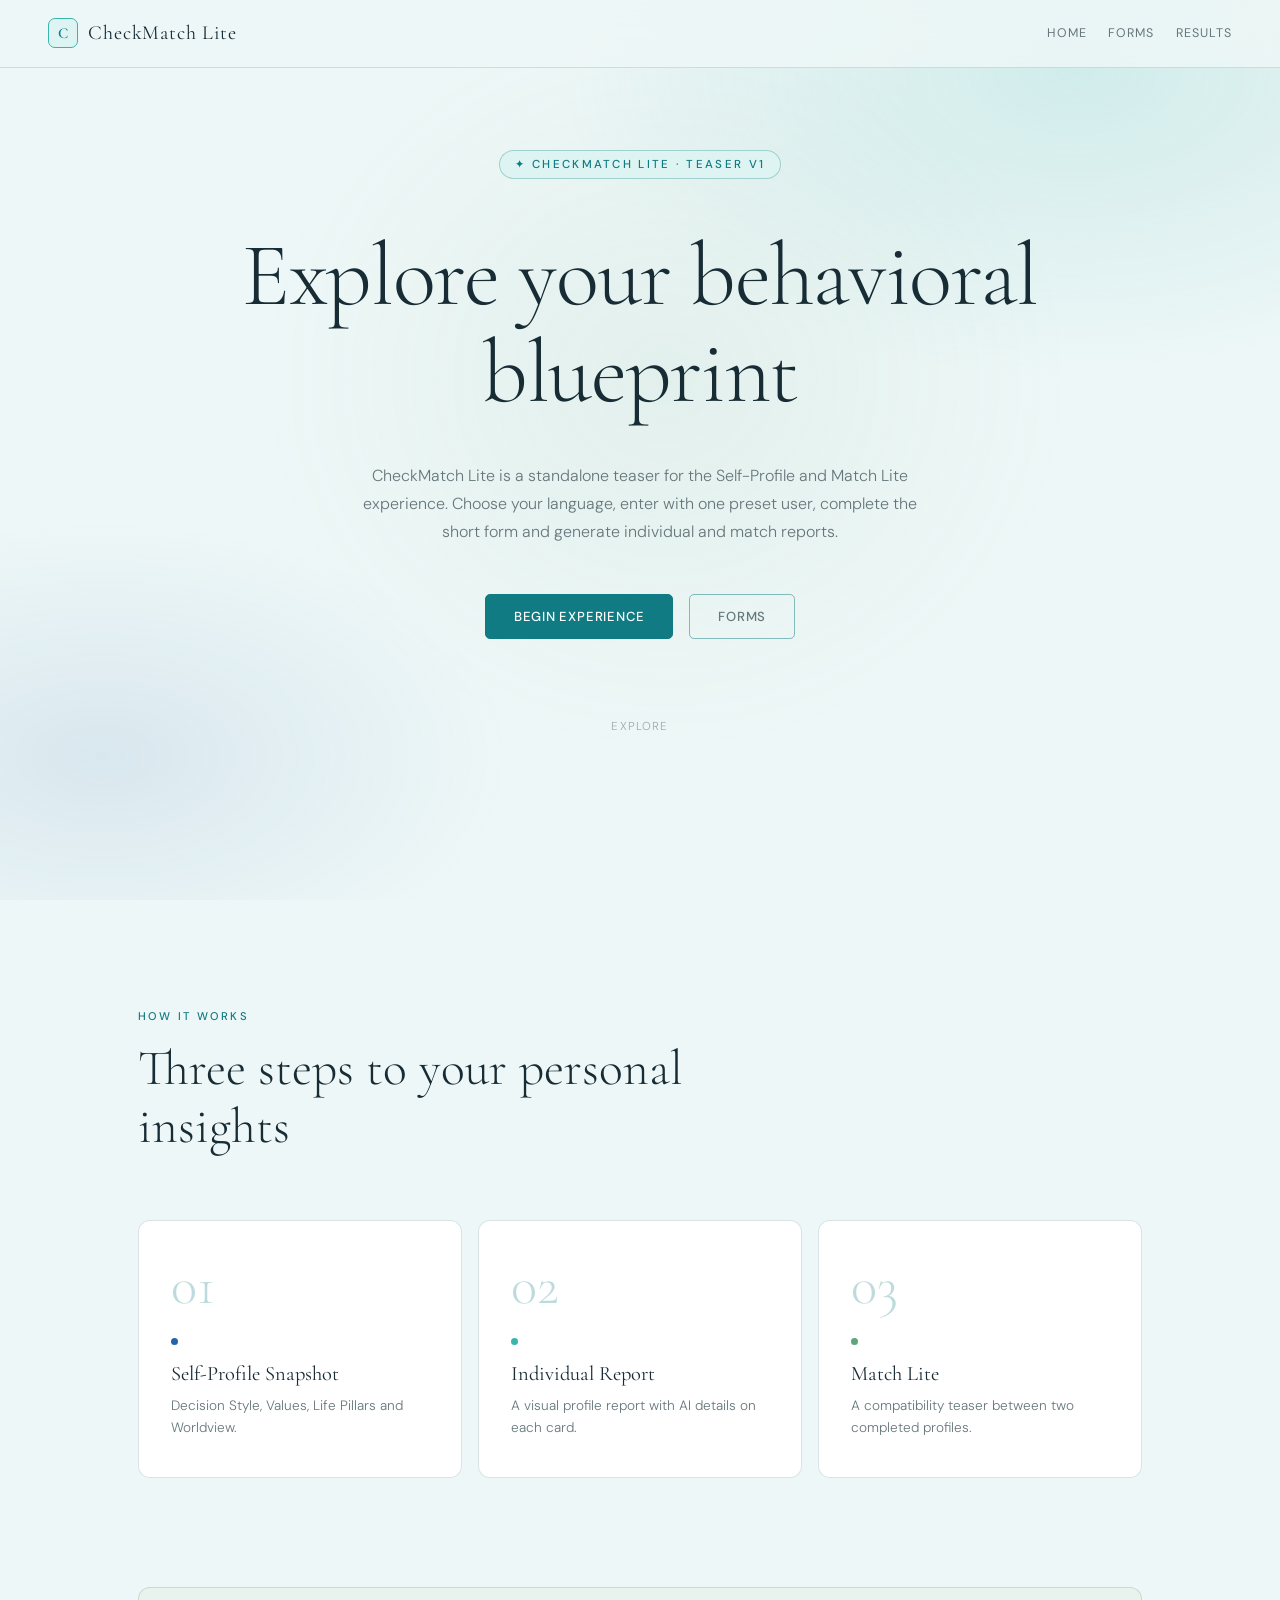
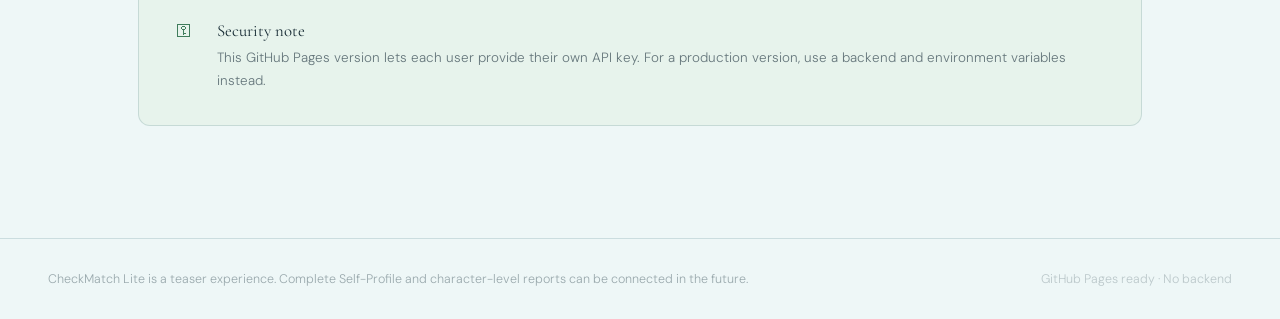
<file: index.html>
<!DOCTYPE html>
<html lang="en">
<head>
  <meta charset="UTF-8" />
  <meta name="viewport" content="width=device-width, initial-scale=1.0" />
  <title>CheckMatch Lite</title>
  <link rel="preconnect" href="https://fonts.googleapis.com">
  <link rel="preconnect" href="https://fonts.gstatic.com" crossorigin>
  <link href="https://fonts.googleapis.com/css2?family=Cormorant+Garamond:ital,wght@0,300;0,400;0,600;1,300;1,400&family=DM+Sans:wght@300;400;500;600&display=swap" rel="stylesheet">
  <link rel="stylesheet" href="./css/styles.css" />
</head>
<body>
  <header class="topbar">
    <a class="brand" href="./index.html">
      <span class="brand-mark">C</span>
      <span>CheckMatch Lite</span>
    </a>
    <nav class="nav">
      <a href="./index.html" data-i18n="home">Home</a>
      <a href="./forms.html" data-i18n="forms">Forms</a>
      <a href="./results.html" data-i18n="results">Results</a>
    </nav>
  </header>

  <section class="landing-hero">
    <span class="eyebrow" data-i18n="eyebrowTeaser">✦ CheckMatch Lite · Teaser V1</span>

    <h1 class="hero-title">
      <span data-i18n="homeTitle">Explore your behavioral blueprint</span>
    </h1>

    <p class="hero-sub" data-i18n="homeSubtitle">
      A standalone teaser for Self-Profile and Match Lite. Complete a short form and generate individual and compatibility reports — no backend required.
    </p>

    <div class="hero-actions">
      <button class="btn-primary" id="openModal" data-i18n="enterExperience">Begin experience</button>
      <a href="./forms.html" class="btn-ghost" data-i18n="forms">View forms</a>
    </div>

    <div class="scroll-hint">
      <span data-i18n="explore">Explore</span>
      <div class="scroll-line"></div>
    </div>
  </section>

  <section class="flow-section">
    <p class="section-label" data-i18n="howItWorks">How it works</p>
    <h2 class="flow-heading" data-i18n="flowHeading">Three steps to your personal insights</h2>

    <div class="flow-grid">
      <article class="flow-card">
        <div class="flow-number">01</div>
        <div class="flow-dot blue"></div>
        <h3 class="flow-title" data-i18n="flowOneTitle">Self-Profile Snapshot</h3>
        <p class="flow-desc" data-i18n="flowOneText">Decision Style, Values, Life Pillars and Worldview — answered in minutes.</p>
      </article>

      <article class="flow-card">
        <div class="flow-number">02</div>
        <div class="flow-dot teal"></div>
        <h3 class="flow-title" data-i18n="flowTwoTitle">Individual Report</h3>
        <p class="flow-desc" data-i18n="flowTwoText">A visual first-layer profile with AI-generated details on each dimension.</p>
      </article>

      <article class="flow-card">
        <div class="flow-number">03</div>
        <div class="flow-dot green"></div>
        <h3 class="flow-title" data-i18n="flowThreeTitle">Match Lite</h3>
        <p class="flow-desc" data-i18n="flowThreeText">A compatibility teaser between two completed profiles.</p>
      </article>
    </div>
  </section>

  <section class="note-section">
    <div class="note-card">
      <span class="note-icon">⚿</span>
      <div>
        <p class="note-title" data-i18n="securityTitle">Security note</p>
        <p class="note-body" data-i18n="securityBody">This GitHub Pages version lets each user provide their own OpenAI API key. Your key is stored only in session memory — it is never committed to code or sent to a CheckMatch Lite server. For a production version, use a backend with environment variables.</p>
      </div>
    </div>
  </section>

  <footer class="footer">
    <span data-i18n="footerTeaser">CheckMatch Lite is a teaser experience. Complete Self-Profile and character-level reports available in the full version.</span>
    <span style="opacity:0.6;">GitHub Pages ready · No backend</span>
  </footer>

  <div class="modal-overlay" id="modalOverlay" role="dialog" aria-modal="true" aria-labelledby="modalTitle">
    <div class="modal">
      <div class="modal-header">
        <div>
          <h2 class="modal-title" id="modalTitle" data-i18n="start">Enter CheckMatch Lite</h2>
          <p class="modal-subtitle" data-i18n="noBackendNeeded">No backend required · API key session only</p>
        </div>
        <button class="modal-close" id="closeModal" aria-label="Close">✕</button>
      </div>

      <form id="loginForm">
        <div class="field">
          <label for="language" data-i18n="language">Language</label>
          <select id="language">
            <option value="en">English</option>
            <option value="pt">Português</option>
            <option value="es">Español</option>
            <option value="fr">Français</option>
            <option value="de">Deutsch</option>
          </select>
        </div>

        <div class="field" style="margin-top:1.15rem">
          <label for="username" data-i18n="username">User</label>
          <select id="username"></select>
        </div>

        <div class="field" style="margin-top:1.15rem">
          <label for="password" data-i18n="password">Password</label>
          <input id="password" type="password" placeholder="checkmatch-lite" autocomplete="current-password" />
          <p class="field-note" data-i18n="demoPasswordNote">Demo password: checkmatch-lite · Admin: checkmatch-admin</p>
        </div>

        <div class="modal-divider"></div>

        <div class="field api-field">
          <div class="api-label-row">
            <label for="apiKey" data-i18n="apiKey">OpenAI API key</label>
            <span class="tiny-pill" data-i18n="optionalButNeededAI">Optional · needed for AI</span>
          </div>
          <input id="apiKey" type="password" placeholder="sk-..." autocomplete="off" spellcheck="false" />
          <p class="field-note" data-i18n="apiKeySessionNote">Stored temporarily in sessionStorage. Not saved in GitHub, not committed to code, not sent to a CheckMatch Lite server.</p>
        </div>

        <div class="field" style="margin-top:1.15rem">
          <label for="model">OpenAI model</label>
          <input id="model" type="text" value="gpt-4o-mini" />
        </div>

        <div class="modal-actions">
          <button class="btn-primary" type="submit" data-i18n="login">Enter</button>
          <button class="btn-ghost" id="clearApiKey" type="button" data-i18n="clearApiKey">Clear key</button>
        </div>

        <p id="loginStatus" class="status-line" style="margin-top:0.8rem"></p>
      </form>
    </div>
  </div>

  <script src="./js/i18n.js"></script>
  <script src="./js/users.js"></script>
  <script src="./js/session.js"></script>
  <script src="./js/supabase_client.js"></script>
  <script src="./js/storage.js"></script>
  <script src="./js/formula_phase1_lite.js"></script>
  <script src="./js/home.js"></script>
</body>
</html>
</file>
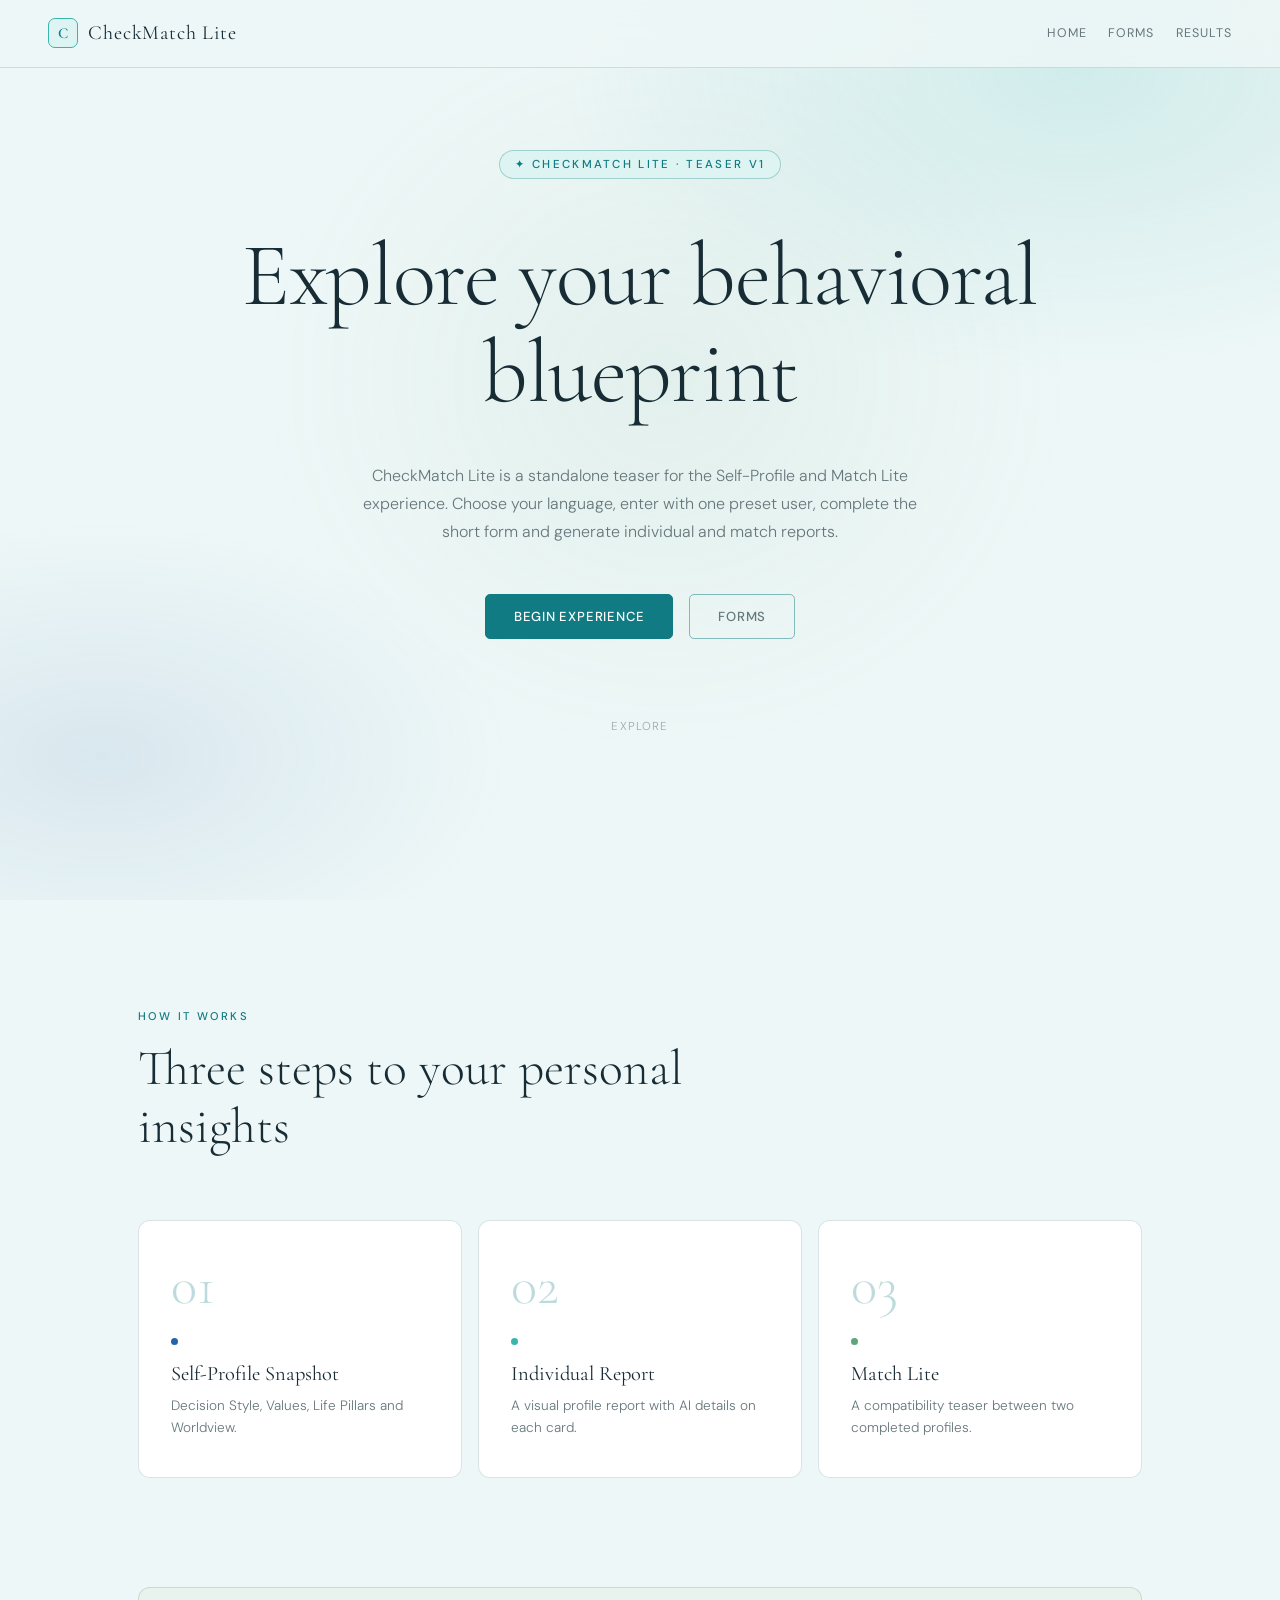
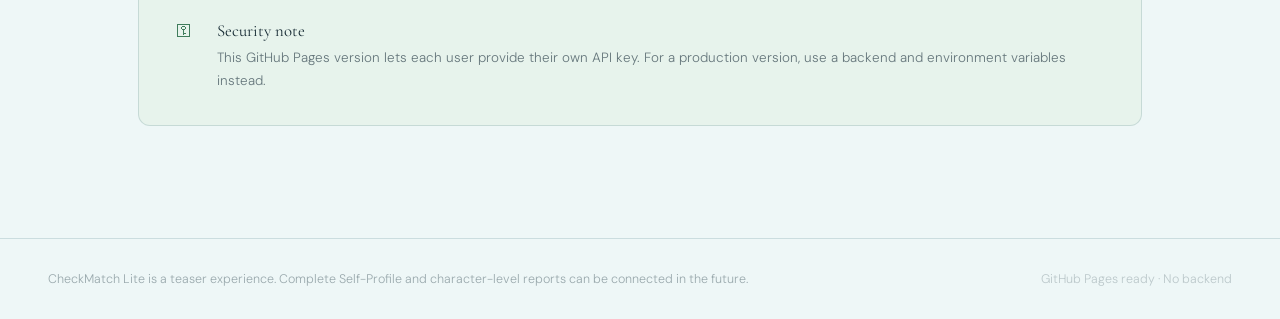
<file: dashboard.html>
<!DOCTYPE html>
<html lang="en">
<head>
  <meta charset="UTF-8" />
  <meta name="viewport" content="width=device-width, initial-scale=1.0" />
  <title>CheckMatch Lite | Dashboard</title>
  <link rel="preconnect" href="https://fonts.googleapis.com">
  <link rel="preconnect" href="https://fonts.gstatic.com" crossorigin>
  <link href="https://fonts.googleapis.com/css2?family=Cormorant+Garamond:ital,wght@0,300;0,400;0,600;1,300;1,400&family=DM+Sans:wght@300;400;500;600&display=swap" rel="stylesheet">
  <link rel="stylesheet" href="./css/styles.css" />
</head>
<body>
  <header class="topbar">
    <a class="brand" href="./dashboard.html"><span class="brand-mark">C</span><span>CheckMatch Lite</span></a>
    <nav class="nav">
      <span class="tag" data-session-user></span>
      <a href="./dashboard.html" data-i18n="dashboard">Dashboard</a>
      <a href="./forms.html" data-i18n="forms">Forms</a>
      <a href="./results.html" data-i18n="results">Results</a>
      <a href="./results.html#match" data-i18n="match">Match</a>
      <button class="btn" data-clear-key data-i18n="clearApiKeyShort">Clear key</button>
      <button class="btn" data-logout data-i18n="logout">Logout</button>
    </nav>
  </header>

  <main class="page">
    <section class="hero dashboard-hero">
      <div class="hero-top">
        <div>
          <div class="eyebrow">✦ CheckMatch Lite</div>
          <h1 data-i18n="dashboardTitle">CheckMatch Lite</h1>
          <p data-i18n="dashboardSubtitle">Start a new Profile Snapshot, review individual results, or generate a Match Lite with another completed profile.</p>
        </div>
        <aside class="hero-badge-card">
          <span class="badge-title" data-i18n="sessionStatus">Session</span>
          <strong id="dashboardUserName">—</strong>
          <span id="dashboardKeyState">—</span>
        </aside>
      </div>
    </section>

    <section class="dashboard-grid">
      <article class="dashboard-card primary-card">
        <div class="dashboard-card-top">
          <span class="dashboard-icon teal">◇</span>
          <span class="tiny-pill" data-i18n="firstStep">First step</span>
        </div>
        <h2 data-i18n="dashboardFormTitle">Begin your self-profile snapshot</h2>
        <p data-i18n="dashboardFormText">Complete one question at a time and generate the deterministic first-layer profile.</p>
        <a class="btn primary" href="./forms.html" data-i18n="openForm">Open form</a>
      </article>

      <article class="dashboard-card">
        <div class="dashboard-card-top">
          <span class="dashboard-icon blue">◎</span>
          <span class="tiny-pill" id="profileStatusPill">—</span>
        </div>
        <h2 data-i18n="dashboardResultsTitle">Individual Results</h2>
        <p data-i18n="dashboardResultsText">Explore your report and insights.</p>
        <a class="btn ghost" href="./results.html" data-i18n="openResults">Open results</a>
      </article>

      <article class="dashboard-card">
        <div class="dashboard-card-top">
          <span class="dashboard-icon green">↔</span>
          <span class="tiny-pill" data-i18n="requiresProfiles">Requires profiles</span>
        </div>
        <h2 data-i18n="dashboardMatchTitle">Match Lite</h2>
        <p data-i18n="dashboardMatchText">Discover how you connect with someone else.</p>
        <a class="btn ghost" href="./results.html#match" data-i18n="openMatch">Open match</a>
      </article>
    </section>

    <section class="note-section dashboard-note-section">
      <div class="note-card">
        <span class="note-icon">⚿</span>
        <div>
          <p class="note-title" data-i18n="dashboardNoteTitle">Session-based teaser</p>
          <p class="note-body" data-i18n="dashboardNoteBody">Profiles and matches are saved online in Supabase. The OpenAI API key, when provided, stays only in sessionStorage and is not saved with the profile.</p>
        </div>
      </div>
    </section>
  </main>

  <script src="./js/i18n.js"></script>
  <script src="./js/users.js"></script>
  <script src="./js/session.js"></script>
  <script src="./js/supabase_client.js"></script>
  <script src="./js/storage.js"></script>
  <script src="./js/dashboard.js"></script>
</body>
</html>
</file>
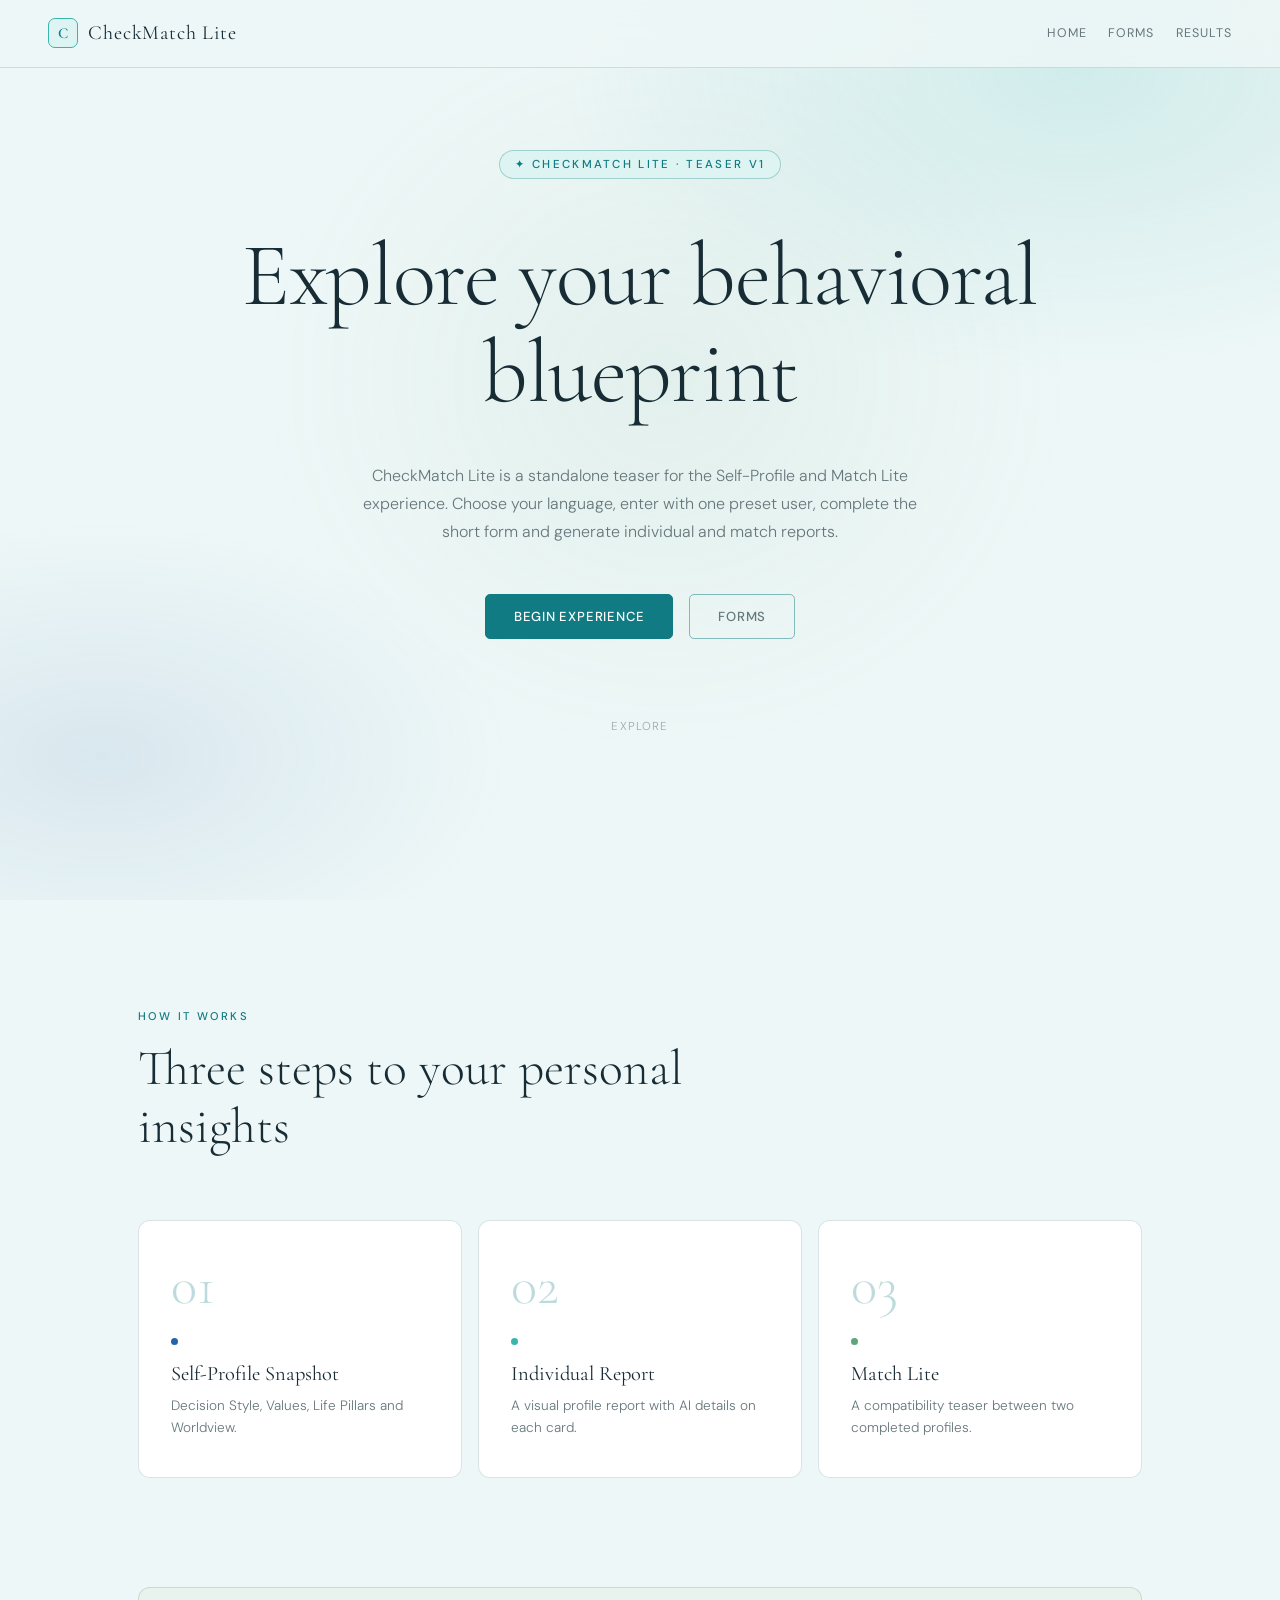
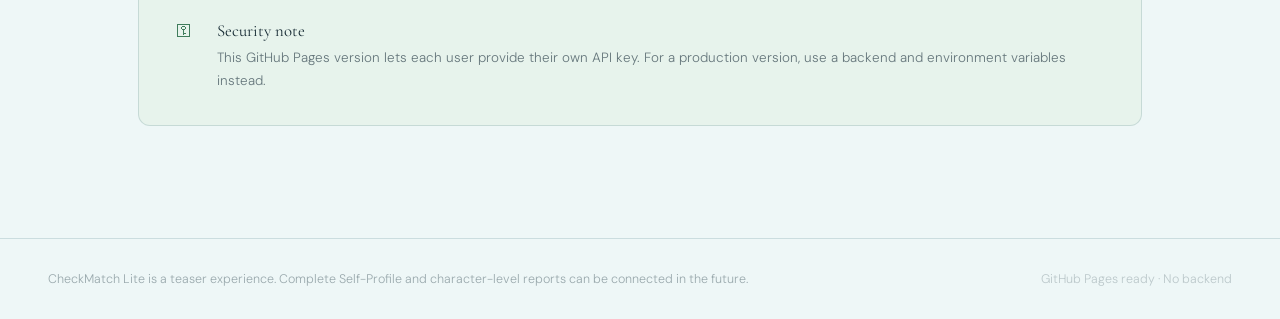
<file: forms.html>
<!DOCTYPE html>
<html lang="en">
<head>
  <meta charset="UTF-8" />
  <meta name="viewport" content="width=device-width, initial-scale=1.0" />
  <title>CheckMatch Lite | Forms</title>
  <link rel="preconnect" href="https://fonts.googleapis.com">
  <link rel="preconnect" href="https://fonts.gstatic.com" crossorigin>
  <link href="https://fonts.googleapis.com/css2?family=Cormorant+Garamond:ital,wght@0,300;0,400;0,600;1,300;1,400&family=DM+Sans:wght@300;400;500;600&display=swap" rel="stylesheet">
  <link rel="stylesheet" href="./css/styles.css" />
</head>
<body>
  <header class="topbar">
    <a class="brand" href="./dashboard.html"><span class="brand-mark">C</span><span>CheckMatch Lite</span></a>
    <nav class="nav">
      <span class="tag" data-session-user></span>
      <a href="./dashboard.html" data-i18n="dashboard">Dashboard</a>
      <a href="./results.html" data-i18n="results">Results</a>
      <a href="./results.html#match" data-i18n="match">Match</a>
      <button class="btn" data-clear-key data-i18n="clearApiKeyShort">Clear key</button>
      <button class="btn" data-logout data-i18n="logout">Logout</button>
    </nav>
  </header>

  <main class="page form-page">
    <section class="hero slim-hero">
      <div class="hero-top">
        <div>
          <div class="eyebrow">✦ Self-Profile · Phase 1</div>
          <h1 data-i18n="formTitle">Profile Snapshot Form</h1>
          <p data-i18n="formSubtitle">Answer the short teaser questionnaire to generate the first CheckMatch Lite report.</p>
        </div>
      </div>
    </section>

    <form id="profileForm" class="form-wizard" autocomplete="off">
      <section class="wizard-card">
        <div class="wizard-head">
          <div>
            <p class="section-label" data-i18n="questionProgressLabel">Question progress</p>
            <h2 id="questionCounter">—</h2>
          </div>
          <span class="tiny-pill" id="answerStatus" data-i18n="answerToContinue">Answer to continue</span>
        </div>

        <div class="progress-track" aria-hidden="true">
          <div class="progress-fill" id="progressFill"></div>
        </div>

        <div id="questions" class="question-stage"></div>

        <div class="wizard-actions">
          <button class="btn ghost" type="button" id="prevQuestion" data-i18n="back">Back</button>
          <p id="formStatus" class="status-line"></p>
          <button class="btn ghost" type="button" id="skipQuestion" data-i18n="skip" hidden>Skip</button>
          <button class="btn primary" type="button" id="nextQuestion" data-i18n="next">Next</button>
        </div>
      </section>
    </form>
  </main>

  <script src="./js/i18n.js"></script>
  <script src="./js/users.js"></script>
  <script src="./js/session.js"></script>
  <script src="./js/supabase_client.js"></script>
  <script src="./js/storage.js"></script>
  <script src="./js/formula_phase1_lite.js"></script>
  <script src="./js/ia_resolver.js"></script>
  <script src="./js/forms_controller.js"></script>
</body>
</html>
</file>
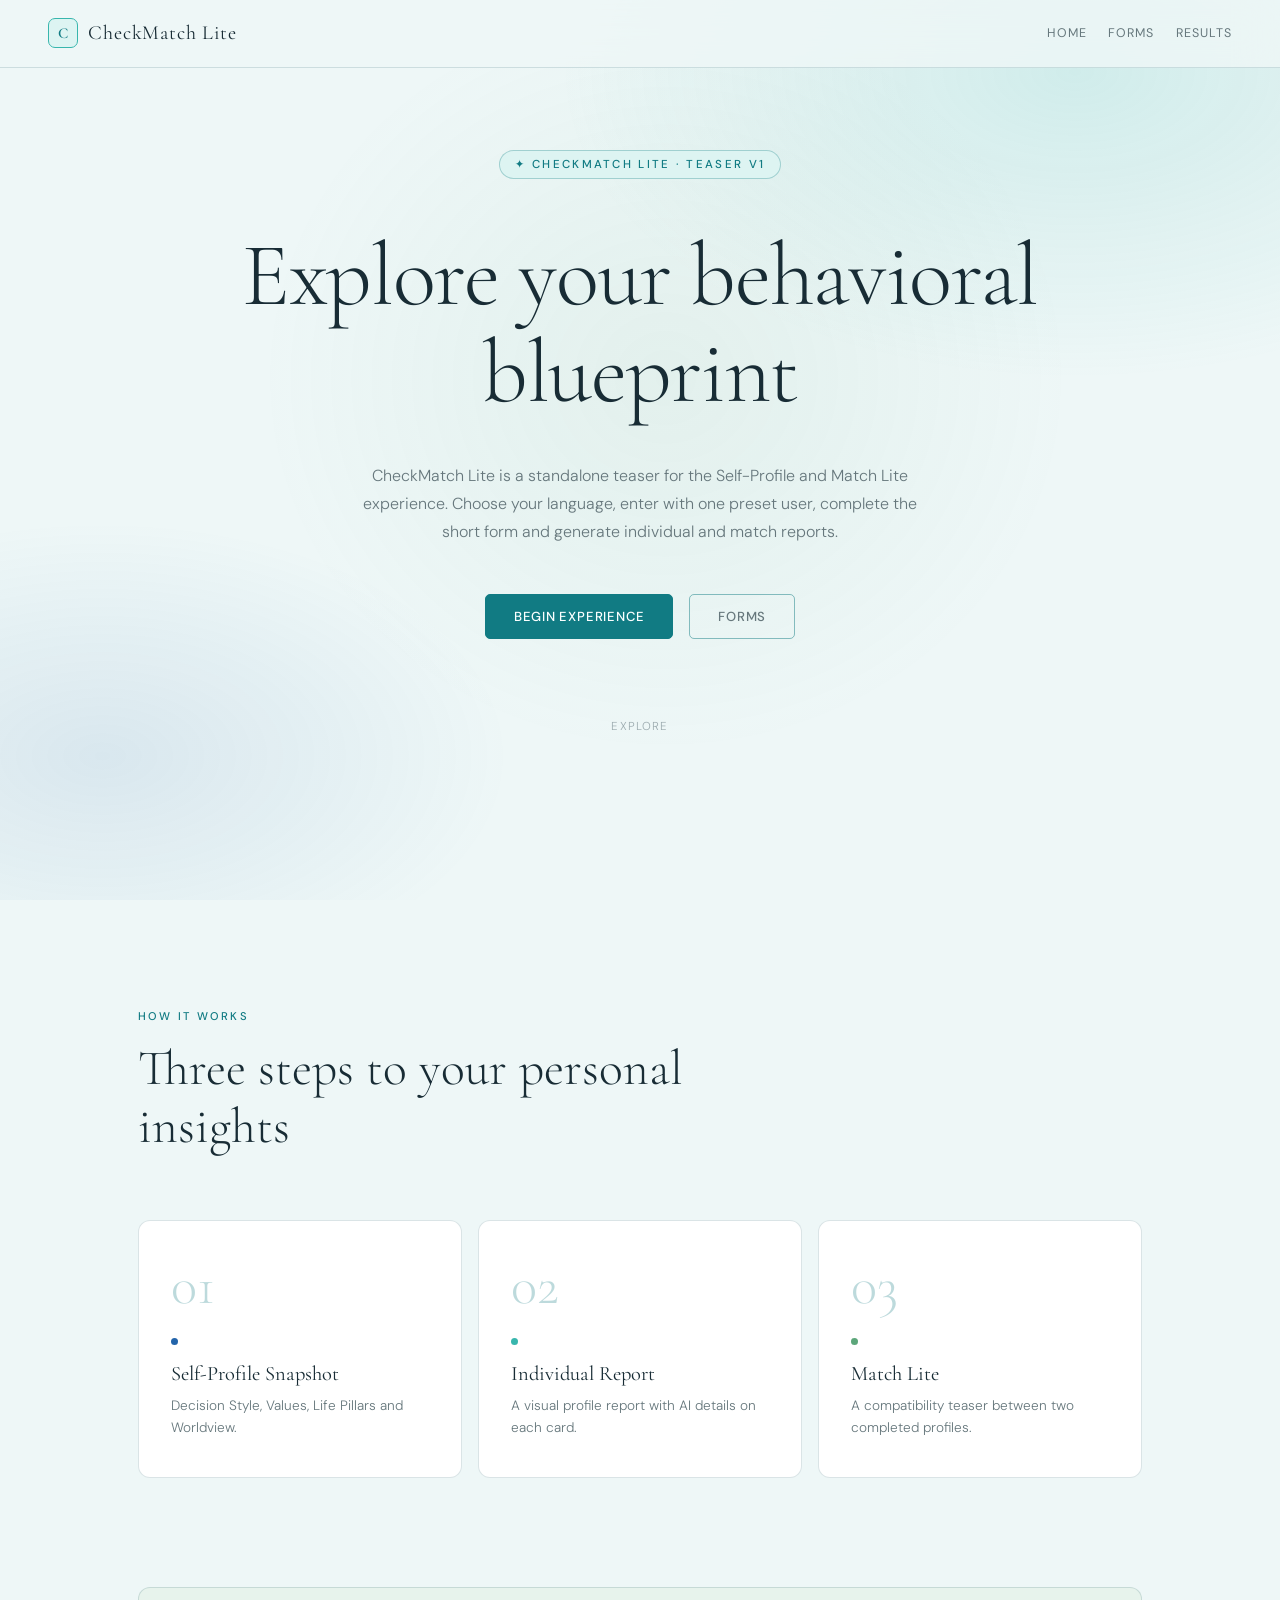
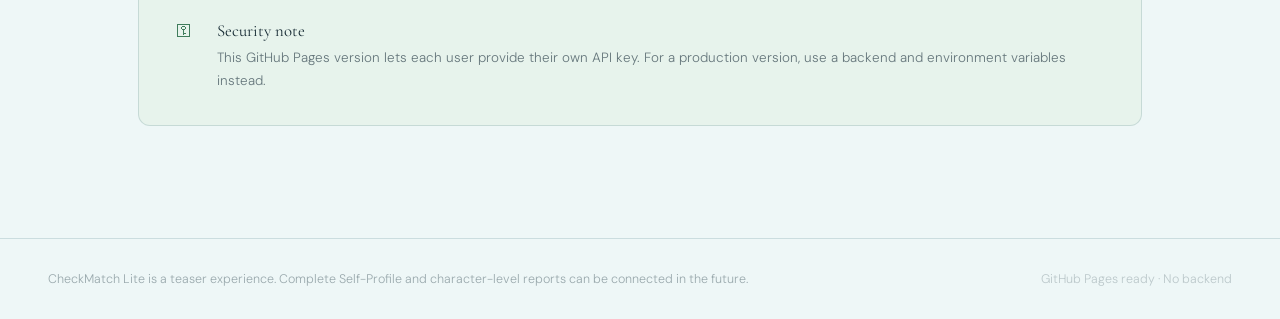
<file: report.html>
<!DOCTYPE html>
<html lang="en">
<head>
  <meta charset="UTF-8" />
  <meta name="viewport" content="width=device-width, initial-scale=1.0" />
  <title>CheckMatch Lite | Report</title>
  <link rel="preconnect" href="https://fonts.googleapis.com">
  <link rel="preconnect" href="https://fonts.gstatic.com" crossorigin>
  <link href="https://fonts.googleapis.com/css2?family=Cormorant+Garamond:ital,wght@0,300;0,400;0,600;1,300;1,400&family=DM+Sans:wght@300;400;500;600&display=swap" rel="stylesheet">
  <link rel="stylesheet" href="./css/styles.css" />
</head>
<body>
  <header class="topbar">
    <a class="brand" href="./dashboard.html"><span class="brand-mark">C</span><span>CheckMatch Lite</span></a>
    <nav class="nav">
      <span class="tag" data-session-user></span>
      <a href="./dashboard.html" data-i18n="dashboard">Dashboard</a>
      <a href="./forms.html" data-i18n="forms">Forms</a>
      <a href="./results.html" data-i18n="results">Results</a>
      <a href="./results.html#match" data-i18n="match">Match</a>
      <button class="btn" data-clear-key data-i18n="clearApiKeyShort">Clear key</button>
      <button class="btn" data-logout data-i18n="logout">Logout</button>
    </nav>
  </header>

  <main class="page report-page">
    <section id="reportRoot">
      <div class="card report-loading-card">
        <span class="loader"></span>
        <p class="summary-text" data-i18n="generatingReport">Generating personalized report...</p>
      </div>
    </section>
  </main>

  <script src="./js/i18n.js"></script>
  <script src="./js/users.js"></script>
  <script src="./js/session.js"></script>
  <script src="./js/supabase_client.js"></script>
  <script src="./js/storage.js"></script>
  <script src="./js/formula_phase1_lite.js"></script>
  <script src="./js/match_lite_formula.js"></script>
  <script src="./js/report_agent_browser.js"></script>
  <script src="./js/report_controller.js"></script>
</body>
</html>
</file>
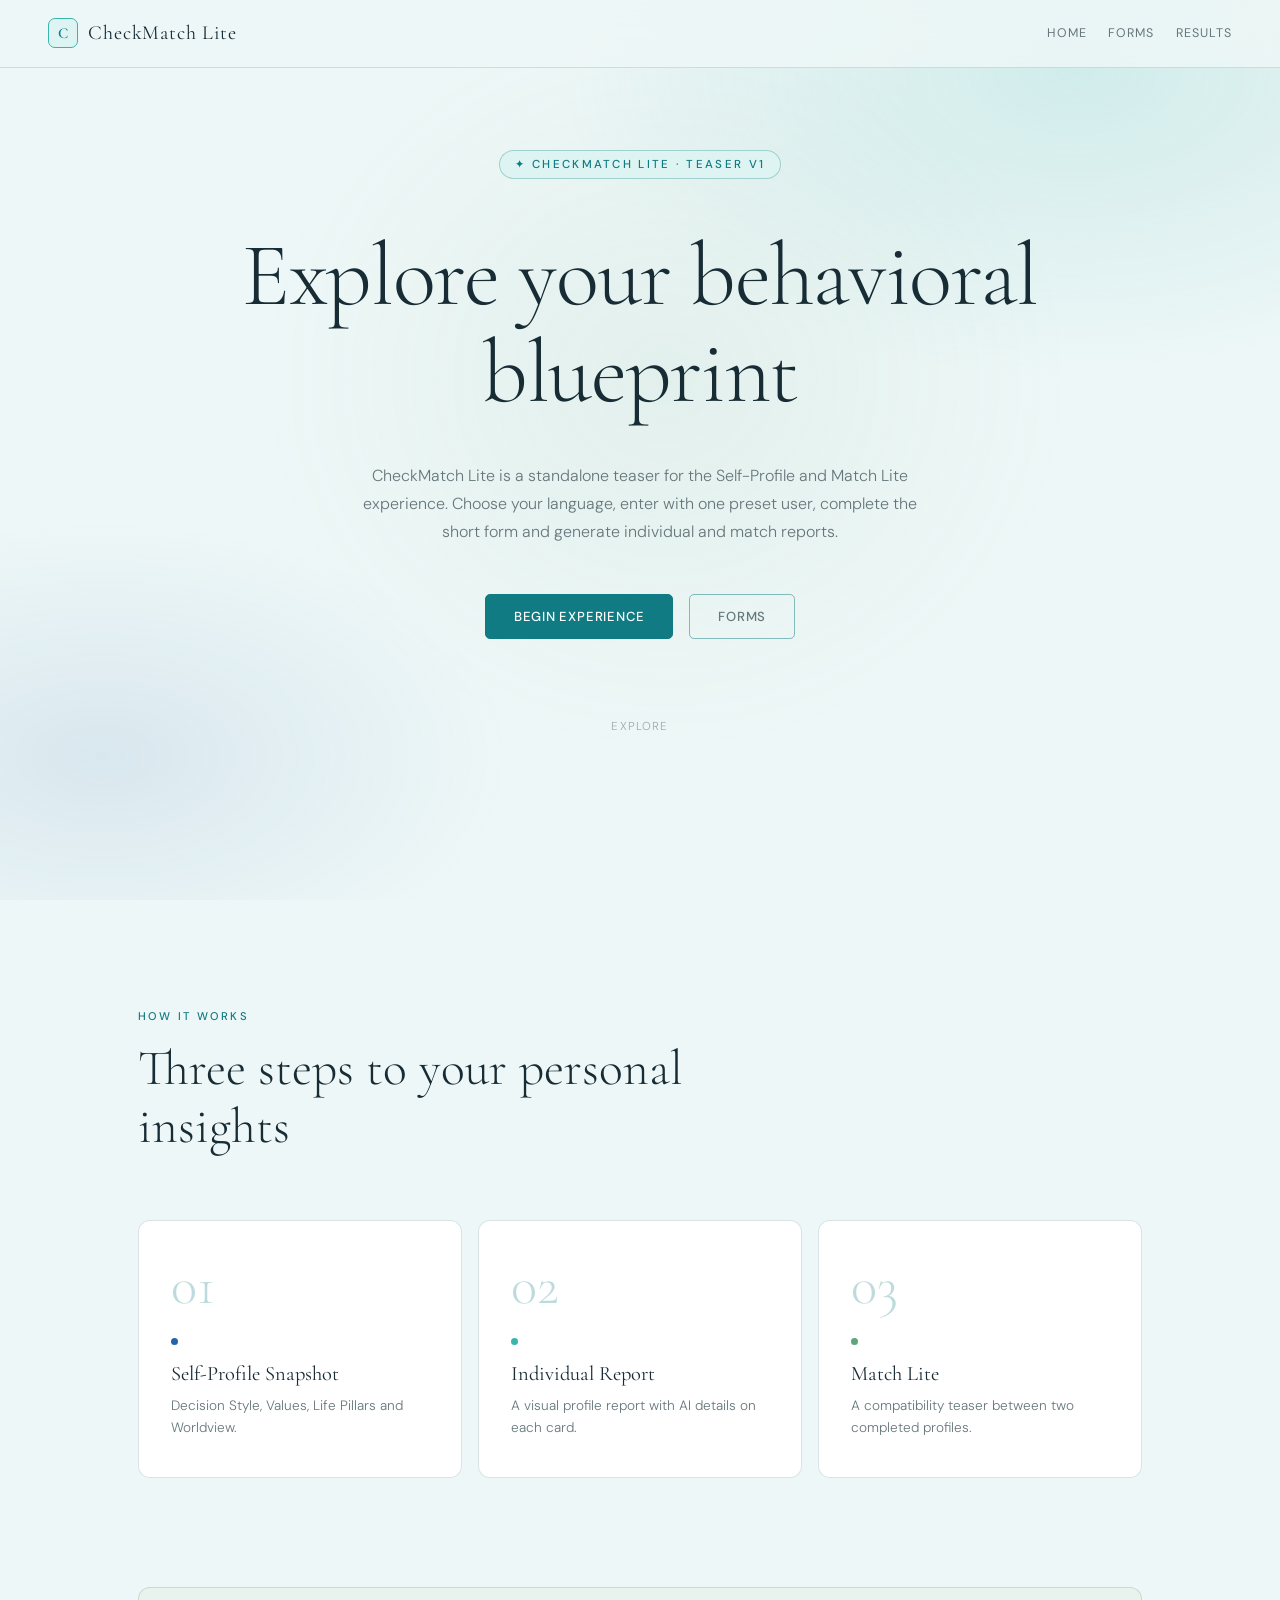
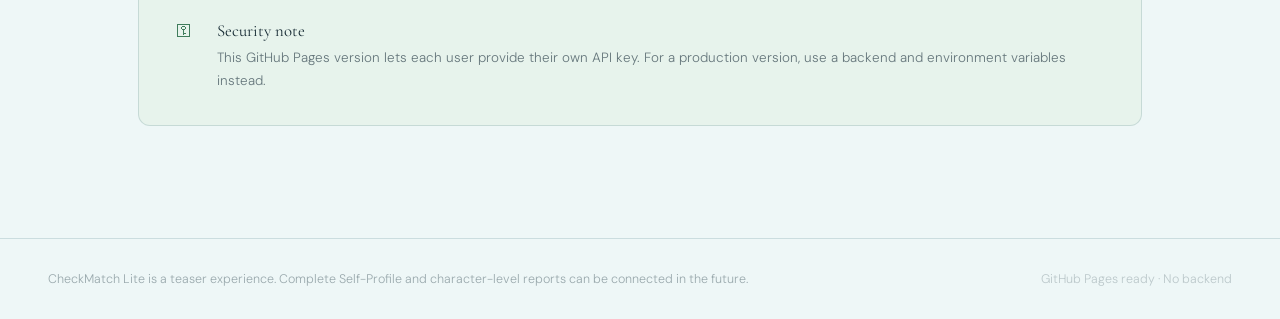
<file: results.html>
<!DOCTYPE html>
<html lang="en">
<head>
  <meta charset="UTF-8" />
  <meta name="viewport" content="width=device-width, initial-scale=1.0" />
  <title>CheckMatch Lite | Results</title>
  <link rel="preconnect" href="https://fonts.googleapis.com">
  <link rel="preconnect" href="https://fonts.gstatic.com" crossorigin>
  <link href="https://fonts.googleapis.com/css2?family=Cormorant+Garamond:ital,wght@0,300;0,400;0,600;1,300;1,400&family=DM+Sans:wght@300;400;500;600&display=swap" rel="stylesheet">
  <link rel="stylesheet" href="./css/styles.css" />
</head>
<body>
  <header class="topbar">
    <a class="brand" href="./dashboard.html"><span class="brand-mark">C</span><span>CheckMatch Lite</span></a>
    <nav class="nav">
      <span class="tag" data-session-user></span>
      <a href="./dashboard.html" data-i18n="dashboard">Dashboard</a>
      <a href="./forms.html" data-i18n="forms">Forms</a>
      <a href="./results.html#match" data-i18n="match">Match</a>
      <button class="btn" data-clear-key data-i18n="clearApiKeyShort">Clear key</button>
      <button class="btn" data-logout data-i18n="logout">Logout</button>
    </nav>
  </header>

  <main class="page">
    <section class="card compact-card">
      <div class="tabs">
        <button class="tab active" data-tab="individual" data-i18n="individual">Individual results</button>
        <button class="tab" data-tab="match" data-i18n="match">Match</button>
      </div>
      <div class="key-state" id="keyState"></div>
    </section>

    <section data-panel="individual" id="individualRoot"></section>

    <section data-panel="match" class="hidden">
      <div class="card" style="margin-top:1.4rem">
        <div class="grid equal-two" style="margin-top:0">
          <div class="field">
            <label for="partnerSelect" data-i18n="selectPartner">Select partner</label>
            <select id="partnerSelect"></select>
            <p class="small" data-i18n="partnerNote">Demo profiles are stored locally in this browser. Submit the form to overwrite the current user's profile.</p>
          </div>
          <div class="field align-end">
            <label>&nbsp;</label>
            <button id="generateMatch" class="btn primary" data-i18n="generateMatch">Generate Match Lite</button>
          </div>
        </div>
      </div>
      <div id="matchRoot"></div>
    </section>

    <div class="ai-modal" id="aiDetailsModal" aria-hidden="true">
      <div class="ai-modal-panel" role="dialog" aria-modal="true" aria-labelledby="aiModalTitle">
        <header class="ai-modal-header">
          <div>
            <p class="ai-modal-kicker">CheckMatch Lite AI</p>
            <h2 class="ai-modal-title" id="aiModalTitle">AI Details</h2>
          </div>
          <button class="ai-modal-close" type="button" aria-label="Close AI details">×</button>
        </header>
        <div class="ai-modal-body">
          <section class="ai-modal-section">
            <h3 data-i18n="description">Description</h3>
            <p id="aiModalDescription"></p>
          </section>
          <section class="ai-modal-section">
            <h3 data-i18n="strengths">Strengths</h3>
            <ul id="aiModalStrengths"></ul>
          </section>
          <section class="ai-modal-section">
            <h3 data-i18n="challenges">Challenges</h3>
            <ul id="aiModalChallenges"></ul>
          </section>
          <p class="modal-footnote" id="aiModalFootnote"></p>
        </div>
      </div>
    </div>
  </main>

  <script src="./js/i18n.js"></script>
  <script src="./js/users.js"></script>
  <script src="./js/session.js"></script>
  <script src="./js/supabase_client.js"></script>
  <script src="./js/storage.js"></script>
  <script src="./js/formula_phase1_lite.js"></script>
  <script src="./js/match_lite_formula.js"></script>
  <script src="./js/openai_client_browser.js"></script>
  <script src="./js/report_agent_browser.js"></script>
  <script src="./js/results_controller.js"></script>
</body>
</html>
</file>
<file: css/styles.css>
/* CheckMatch Lite V1 — refined public teaser style
   Palette adapted from the reference layout using blue, green and turquoise tones. */

*, *::before, *::after { box-sizing: border-box; margin: 0; padding: 0; }

:root {
  --bg: #eef7f7;
  --bg-surface: #f7fbfb;
  --bg-card: #ffffff;

  --teal: #38b6ad;
  --teal-deep: #117b83;
  --teal-soft: #ddf4f2;

  --blue: #2364aa;
  --blue-deep: #123b68;
  --blue-soft: #e6f0fb;

  --green: #5ca67a;
  --green-deep: #3f7c5b;
  --green-soft: #e7f3ec;

  --amber: #c99a2e;
  --amber-deep: #91690f;
  --amber-soft: #fff4da;

  --text-main: #182c35;
  --text-muted: #66777c;
  --text-dim: #9aa9ad;

  --border: rgba(25, 88, 102, 0.16);
  --border-mid: rgba(17, 123, 131, 0.30);
  --border-strong: rgba(17, 123, 131, 0.48);

  --radius-sm: 8px;
  --radius: 12px;
  --radius-lg: 18px;
  --shadow-soft: 0 8px 30px rgba(18, 59, 104, 0.07);
  --shadow-card: 0 12px 42px rgba(18, 59, 104, 0.10);
}

html, body {
  min-height: 100%;
  background: var(--bg);
  color: var(--text-main);
  font-family: 'DM Sans', Inter, system-ui, -apple-system, BlinkMacSystemFont, "Segoe UI", sans-serif;
  font-weight: 300;
  overflow-x: hidden;
}

body::before {
  content: '';
  position: fixed;
  inset: 0;
  background:
    radial-gradient(ellipse 65% 55% at 84% 8%, rgba(56, 182, 173, 0.16) 0%, transparent 62%),
    radial-gradient(ellipse 55% 45% at 8% 84%, rgba(35, 100, 170, 0.10) 0%, transparent 58%),
    radial-gradient(ellipse 44% 58% at 52% 42%, rgba(92, 166, 122, 0.08) 0%, transparent 72%);
  pointer-events: none;
  z-index: 0;
}

body.modal-open { overflow: hidden; }

a { color: inherit; text-decoration: none; }
button, input, select { font: inherit; }
button { cursor: pointer; }

/* ────────────────────────────────
   Global layout
──────────────────────────────── */
.page {
  position: relative;
  z-index: 1;
  width: min(1120px, calc(100% - 40px));
  margin: 0 auto;
  padding: 6.6rem 0 4.5rem;
}

.topbar {
  position: fixed;
  top: 0;
  left: 0;
  right: 0;
  z-index: 100;
  display: flex;
  align-items: center;
  justify-content: space-between;
  gap: 1rem;
  padding: 1.15rem 3rem;
  background: rgba(238, 247, 247, 0.82);
  backdrop-filter: blur(20px);
  border-bottom: 0.5px solid var(--border);
}

.brand {
  display: flex;
  align-items: center;
  gap: 0.65rem;
  color: var(--text-main);
  font-family: 'Cormorant Garamond', Georgia, serif;
  font-size: 1.25rem;
  font-weight: 400;
  letter-spacing: 0.04em;
}

.brand-mark {
  width: 30px;
  height: 30px;
  border: 1px solid var(--teal);
  border-radius: 7px;
  display: grid;
  place-items: center;
  color: var(--teal-deep);
  background: var(--teal-soft);
  font-family: 'Cormorant Garamond', Georgia, serif;
  font-size: 0.94rem;
  font-weight: 600;
  flex: 0 0 auto;
}

.nav {
  display: flex;
  gap: 1.35rem;
  align-items: center;
  flex-wrap: wrap;
}

.nav a, .nav button {
  text-decoration: none;
  color: var(--text-muted);
  background: transparent;
  border: none;
  font-size: 0.78rem;
  font-weight: 400;
  letter-spacing: 0.08em;
  text-transform: uppercase;
  transition: color 0.2s ease;
}

.nav a:hover, .nav button:hover { color: var(--teal-deep); }

.nav .tag {
  border-color: var(--border-mid);
  background: var(--bg-card);
  color: var(--teal-deep);
}

/* ────────────────────────────────
   Buttons and controls
──────────────────────────────── */
.btn, .btn-primary, .btn-ghost {
  border-radius: 5px;
  border: 0.5px solid transparent;
  padding: 0.82rem 1.75rem;
  font-size: 0.82rem;
  font-weight: 500;
  letter-spacing: 0.06em;
  text-transform: uppercase;
  transition: transform 0.16s ease, background 0.2s ease, border-color 0.2s ease, color 0.2s ease;
}

.btn.primary, .btn-primary {
  background: var(--teal-deep);
  color: #fbffff;
  border-color: var(--teal-deep);
}

.btn.primary:hover, .btn-primary:hover {
  background: var(--teal);
  border-color: var(--teal);
  transform: translateY(-1px);
}

.btn.blue {
  background: var(--blue);
  color: #fff;
  border-color: var(--blue);
}

.btn.ghost, .btn-ghost, .btn:not(.primary):not(.blue) {
  background: transparent;
  color: var(--text-muted);
  border-color: var(--border-strong);
}

.btn.ghost:hover, .btn-ghost:hover, .btn:not(.primary):not(.blue):hover {
  border-color: var(--teal);
  color: var(--teal-deep);
}

.btn:disabled { opacity: 0.5; cursor: not-allowed; }

select, input[type="text"], input[type="password"] {
  width: 100%;
  background: var(--bg-surface);
  border: 0.5px solid var(--border);
  border-radius: 7px;
  color: var(--text-main);
  font-size: 0.88rem;
  font-weight: 300;
  padding: 0.78rem 0.92rem;
  outline: none;
  transition: border-color 0.2s ease, background 0.2s ease;
}

select:focus, input[type="text"]:focus, input[type="password"]:focus {
  border-color: var(--teal);
  background: #fff;
}

input::placeholder { color: var(--text-dim); }
select option { background: #fff; color: var(--text-main); }

.field { display: grid; gap: 0.55rem; }
.field label {
  color: var(--text-muted);
  font-size: 0.72rem;
  font-weight: 500;
  letter-spacing: 0.10em;
  text-transform: uppercase;
}

.api-label-row {
  display: flex;
  align-items: center;
  gap: 0.6rem;
  justify-content: space-between;
}

.actions-row, .footer-actions {
  display: flex;
  gap: 0.75rem;
  flex-wrap: wrap;
  align-items: center;
}
.align-end { justify-content: end; }
.hidden { display: none !important; }

/* ────────────────────────────────
   Home / landing
──────────────────────────────── */
.landing-hero {
  position: relative;
  z-index: 1;
  min-height: 100vh;
  display: flex;
  flex-direction: column;
  align-items: center;
  justify-content: center;
  text-align: center;
  padding: 8rem 2rem 6rem;
}

.eyebrow {
  display: inline-block;
  font-size: 0.72rem;
  font-weight: 500;
  letter-spacing: 0.20em;
  text-transform: uppercase;
  color: var(--teal-deep);
  background: var(--teal-soft);
  border: 0.5px solid var(--border-mid);
  padding: 0.36rem 0.92rem;
  border-radius: 999px;
  margin-bottom: 2.3rem;
}

.hero-title {
  font-family: 'Cormorant Garamond', Georgia, serif;
  font-size: clamp(3rem, 7vw, 5.6rem);
  font-weight: 300;
  line-height: 1.08;
  letter-spacing: -0.015em;
  color: var(--text-main);
  max-width: 860px;
}

.hero-title em { color: var(--teal-deep); font-style: italic; }

.hero-sub {
  margin: 1.8rem auto 0;
  font-size: 1rem;
  line-height: 1.75;
  color: var(--text-muted);
  max-width: 580px;
}

.hero-actions {
  margin-top: 3rem;
  display: flex;
  gap: 1rem;
  align-items: center;
  justify-content: center;
  flex-wrap: wrap;
}

.scroll-hint {
  margin-top: 5rem;
  display: flex;
  flex-direction: column;
  align-items: center;
  gap: 0.5rem;
  color: var(--text-dim);
  font-size: 0.72rem;
  letter-spacing: 0.1em;
  text-transform: uppercase;
}

.scroll-line {
  width: 0.5px;
  height: 40px;
  background: linear-gradient(to bottom, var(--teal), transparent);
  animation: scrollPulse 2s ease-in-out infinite;
}

.flow-section {
  position: relative;
  z-index: 1;
  padding: 6.8rem 3rem;
  max-width: 1100px;
  margin: 0 auto;
}

.section-label {
  font-size: 0.70rem;
  font-weight: 500;
  letter-spacing: 0.20em;
  text-transform: uppercase;
  color: var(--teal-deep);
  margin-bottom: 1rem;
}

.flow-heading {
  font-family: 'Cormorant Garamond', Georgia, serif;
  font-size: clamp(2.05rem, 4vw, 3.1rem);
  font-weight: 300;
  color: var(--text-main);
  max-width: 560px;
  line-height: 1.18;
  margin-bottom: 4rem;
}

.flow-grid {
  display: grid;
  grid-template-columns: repeat(3, 1fr);
  gap: 1rem;
}

.flow-card {
  background: var(--bg-card);
  border: 0.5px solid var(--border);
  border-radius: var(--radius);
  padding: 2.4rem 2rem;
  transition: border-color 0.25s ease, box-shadow 0.25s ease, transform 0.25s ease;
}

.flow-card:hover {
  border-color: var(--border-mid);
  box-shadow: var(--shadow-soft);
  transform: translateY(-2px);
}

.flow-number {
  font-family: 'Cormorant Garamond', Georgia, serif;
  font-size: 3.4rem;
  font-weight: 300;
  color: rgba(17, 123, 131, 0.28);
  line-height: 1;
  margin-bottom: 1.5rem;
  transition: color 0.25s ease;
}
.flow-card:hover .flow-number { color: var(--teal); }

.flow-dot { width: 7px; height: 7px; border-radius: 50%; margin-bottom: 1rem; }
.flow-dot.blue, .dot.blue, .blue { background: var(--blue); }
.flow-dot.teal, .dot.teal, .teal { background: var(--teal); }
.flow-dot.green, .dot.green, .green { background: var(--green); }
.flow-dot.amber, .dot.gold, .gold { background: var(--amber); }
.flow-dot.purple, .dot.purple, .purple { background: var(--teal-deep); }
.dot.navy, .navy { background: var(--blue-deep); }

.flow-title {
  font-family: 'Cormorant Garamond', Georgia, serif;
  font-size: 1.28rem;
  font-weight: 400;
  color: var(--text-main);
  margin-bottom: 0.6rem;
}

.flow-desc {
  color: var(--text-muted);
  font-size: 0.85rem;
  line-height: 1.6;
}

.note-section {
  position: relative;
  z-index: 1;
  padding: 0 3rem 7rem;
  max-width: 1100px;
  margin: 0 auto;
}

.note-card, .security-note {
  border: 0.5px solid var(--border);
  border-radius: var(--radius);
  padding: 2rem 2.3rem;
  display: flex;
  gap: 1.6rem;
  align-items: flex-start;
  background: var(--green-soft);
}

.security-note { margin-top: 1.6rem; display: block; }

.note-icon { color: var(--green-deep); flex: 0 0 auto; }
.note-title, .security-note strong {
  font-family: 'Cormorant Garamond', Georgia, serif;
  font-size: 1.05rem;
  font-weight: 400;
  color: var(--text-main);
  margin-bottom: 0.4rem;
  display: block;
}
.note-body, .security-note p {
  color: var(--text-muted);
  font-size: 0.84rem;
  line-height: 1.7;
}

.footer, .footer-note {
  position: relative;
  z-index: 1;
  border-top: 0.5px solid var(--border);
  padding: 2rem 3rem;
  display: flex;
  align-items: center;
  justify-content: space-between;
  color: var(--text-dim);
  font-size: 0.78rem;
  font-weight: 300;
}

.footer-note {
  width: min(1120px, calc(100% - 40px));
  margin: 2rem auto 0;
  justify-content: center;
  text-align: center;
}

/* ────────────────────────────────
   Modal / login
──────────────────────────────── */
.modal-overlay {
  position: fixed;
  inset: 0;
  z-index: 200;
  background: rgba(24, 44, 53, 0.35);
  backdrop-filter: blur(10px);
  display: flex;
  align-items: center;
  justify-content: center;
  padding: 2rem;
  opacity: 0;
  pointer-events: none;
  transition: opacity 0.3s ease;
}
.modal-overlay.open { opacity: 1; pointer-events: all; }

.modal {
  background: var(--bg-card);
  border: 0.5px solid var(--border-mid);
  border-radius: 16px;
  padding: 2.4rem;
  width: 100%;
  max-width: 500px;
  max-height: 90vh;
  overflow-y: auto;
  transform: translateY(16px) scale(0.98);
  transition: transform 0.3s ease;
  box-shadow: 0 24px 80px rgba(18, 59, 104, 0.22);
}
.modal-overlay.open .modal { transform: translateY(0) scale(1); }

.modal-header {
  display: flex;
  align-items: flex-start;
  justify-content: space-between;
  margin-bottom: 2rem;
  gap: 1rem;
}

.modal-title {
  font-family: 'Cormorant Garamond', Georgia, serif;
  font-size: 1.65rem;
  font-weight: 300;
  line-height: 1.2;
  color: var(--text-main);
}
.modal-subtitle { color: var(--text-muted); font-size: 0.8rem; margin-top: 0.3rem; }
.modal-close {
  background: none;
  border: none;
  color: var(--text-dim);
  font-size: 1.1rem;
  padding: 0.2rem 0.4rem;
  line-height: 1;
}
.modal-close:hover { color: var(--teal-deep); }
.modal-divider { height: 0.5px; background: var(--border); margin: 1.45rem 0; }
.modal-actions { display: flex; gap: 0.75rem; margin-top: 1.6rem; }
.modal-actions .btn-primary { flex: 1; }
.field-note, #loginStatus, .status-line {
  color: var(--text-dim);
  font-size: 0.73rem;
  line-height: 1.5;
  font-weight: 300;
}
.tiny-pill {
  display: inline-flex;
  align-items: center;
  padding: 0.18rem 0.55rem;
  border-radius: 999px;
  color: var(--blue-deep);
  background: var(--blue-soft);
  border: 0.5px solid rgba(35, 100, 170, 0.25);
  font-size: 0.63rem;
  font-weight: 500;
  letter-spacing: 0.06em;
  text-transform: uppercase;
}

/* ────────────────────────────────
   Internal hero/cards/grid
──────────────────────────────── */
.hero {
  position: relative;
  overflow: hidden;
  background: linear-gradient(135deg, rgba(17,123,131,0.95), rgba(18,59,104,0.97));
  color: #fff;
  border-radius: 18px;
  padding: 2.4rem;
  box-shadow: var(--shadow-card);
  border: 0.5px solid rgba(255,255,255,0.16);
}
.hero::after {
  content: '';
  position: absolute;
  width: 340px;
  height: 340px;
  right: -120px;
  top: -140px;
  background: rgba(255,255,255,0.09);
  border-radius: 50%;
}
.hero-top {
  position: relative;
  z-index: 1;
  display: flex;
  align-items: flex-start;
  justify-content: space-between;
  gap: 1.6rem;
}
.hero h1, h1 {
  font-family: 'Cormorant Garamond', Georgia, serif;
  font-size: clamp(2.45rem, 5vw, 4rem);
  font-weight: 300;
  line-height: 1.08;
  color: inherit;
  margin: 0.8rem 0 0.7rem;
}
.hero p { color: rgba(255,255,255,0.78); line-height: 1.65; max-width: 780px; }
.hero .eyebrow { background: rgba(255,255,255,0.13); color: rgba(255,255,255,0.9); border-color: rgba(255,255,255,0.18); margin-bottom: 0; }

.hero-badge-card, .score-card {
  min-width: 230px;
  background: rgba(255,255,255,0.96);
  color: var(--text-main);
  border-radius: 16px;
  padding: 1.3rem;
  box-shadow: 0 18px 42px rgba(0,0,0,0.16);
}
.hero-badge-card { display: grid; gap: 0.45rem; }
.hero-badge-card strong { color: var(--blue-deep); font-size: 1.05rem; }
.hero-badge-card span { color: var(--text-muted); font-size: 0.82rem; }
.hero-badge-card .badge-title { color: var(--teal-deep); font-size: 0.72rem; font-weight: 600; letter-spacing: 0.08em; text-transform: uppercase; }
.score-card { text-align: center; }
.score-number { font-family: 'Cormorant Garamond', Georgia, serif; font-size: 3.8rem; line-height: 1; color: var(--teal-deep); }
.score-label { color: var(--text-muted); font-size: 0.72rem; text-transform: uppercase; letter-spacing: 0.08em; }

.grid { display: grid; gap: 1rem; margin-top: 1.4rem; }
.grid.two { grid-template-columns: 1.2fr 0.8fr; }
.grid.equal-two { grid-template-columns: repeat(2, 1fr); }
.grid.three { grid-template-columns: repeat(3, 1fr); }
.grid.four { grid-template-columns: repeat(4, 1fr); }

.card {
  background: var(--bg-card);
  border: 0.5px solid var(--border);
  border-radius: var(--radius);
  padding: 1.6rem;
  box-shadow: var(--shadow-soft);
}
.compact-card { display: flex; align-items: center; justify-content: space-between; gap: 1rem; flex-wrap: wrap; }

.section-title {
  display: flex;
  align-items: center;
  gap: 0.75rem;
  margin: 0 0 1rem;
  font-family: 'Cormorant Garamond', Georgia, serif;
  font-size: 1.38rem;
  font-weight: 400;
  color: var(--text-main);
}
.icon {
  width: 38px;
  height: 38px;
  border-radius: 10px;
  display: grid;
  place-items: center;
  color: #fff;
  font-size: 1rem;
  flex: 0 0 auto;
}
.summary-text { font-size: 1rem; line-height: 1.7; color: #2f4750; }
.small { color: var(--text-muted); font-size: 0.86rem; line-height: 1.58; }
.mini-title {
  margin: 1.1rem 0 0.5rem;
  font-size: 0.72rem;
  color: var(--teal-deep);
  text-transform: uppercase;
  letter-spacing: 0.09em;
  font-weight: 600;
}

.tags { display: flex; flex-wrap: wrap; gap: 0.5rem; margin-top: 0.75rem; }
.tag {
  display: inline-flex;
  align-items: center;
  padding: 0.43rem 0.68rem;
  border-radius: 999px;
  background: var(--bg-card);
  border: 0.5px solid var(--border);
  color: #355159;
  font-size: 0.78rem;
}

.dimension { position: relative; overflow: hidden; padding-top: 1.9rem; }
.dimension::before { content: ''; position: absolute; inset: 0 0 auto; height: 5px; }
.dimension.blue-line::before { background: var(--blue); }
.dimension.gold-line::before { background: var(--amber); }
.dimension.green-line::before { background: var(--green); }
.dimension.purple-line::before { background: var(--teal); }
.dimension.navy-line::before { background: var(--blue-deep); }

.metric { display: flex; align-items: center; justify-content: space-between; gap: 0.8rem; margin: 0.8rem 0 0.9rem; }
.metric-label { color: var(--text-muted); font-size: 0.72rem; text-transform: uppercase; letter-spacing: 0.08em; }
.metric-value { color: var(--teal-deep); font-weight: 600; }
.bar { height: 8px; background: #e8eff2; border-radius: 999px; overflow: hidden; margin: 0.75rem 0 1rem; }
.fill { height: 100%; border-radius: inherit; }
.fill.blue { background: var(--blue); }
.fill.gold { background: var(--amber); }
.fill.green { background: var(--green); }
.fill.purple { background: var(--teal); }
.fill.navy { background: var(--blue-deep); }

.quote {
  border-left: 4px solid var(--teal);
  padding: 1rem 1.1rem;
  border-radius: 0 var(--radius) var(--radius) 0;
  background: var(--teal-soft);
  color: #29464e;
  line-height: 1.65;
  margin: 0;
}

.list { display: grid; gap: 0.75rem; }
.item {
  display: grid;
  grid-template-columns: auto 1fr;
  gap: 0.75rem;
  padding: 0.95rem;
  border-radius: var(--radius);
  background: var(--bg-surface);
  border: 0.5px solid var(--border);
}
.dot { width: 9px; height: 9px; margin-top: 0.45rem; border-radius: 50%; }
.item strong { display: block; margin-bottom: 0.24rem; color: var(--text-main); font-weight: 500; }
.item span { color: var(--text-muted); font-size: 0.84rem; line-height: 1.48; }

/* Forms */
.form-card { display: grid; gap: 1rem; }
.question {
  padding: 1.6rem;
  border: 0.5px solid var(--border);
  border-radius: var(--radius);
  background: var(--bg-card);
  box-shadow: var(--shadow-soft);
  margin-bottom: 1rem;
}
.question h3 {
  font-family: 'Cormorant Garamond', Georgia, serif;
  color: var(--text-main);
  font-size: 1.34rem;
  font-weight: 400;
  margin: 0 0 1rem;
}
.question-help { margin: -0.45rem 0 0.9rem; color: var(--text-muted); font-size: 0.82rem; }
.options { display: grid; gap: 0.65rem; }
.option {
  display: flex;
  gap: 0.72rem;
  align-items: flex-start;
  padding: 0.92rem 1rem;
  border-radius: var(--radius-sm);
  border: 0.5px solid var(--border);
  background: var(--bg-surface);
  cursor: pointer;
  transition: border-color 0.16s ease, background 0.16s ease, transform 0.16s ease;
}
.option:hover { border-color: var(--border-mid); background: #fff; transform: translateY(-1px); }
.option input { margin-top: 0.2rem; accent-color: var(--teal-deep); }
.sticky-submit {
  position: sticky;
  bottom: 1rem;
  display: flex;
  align-items: center;
  justify-content: space-between;
  gap: 1rem;
  flex-wrap: wrap;
  border-color: var(--border-mid);
}

/* Tabs/results */
.tabs { display: flex; gap: 0.7rem; flex-wrap: wrap; }
.tab {
  border: 0.5px solid var(--border-strong);
  background: transparent;
  border-radius: 999px;
  padding: 0.74rem 1rem;
  color: var(--text-muted);
  font-size: 0.78rem;
  font-weight: 500;
  letter-spacing: 0.06em;
  text-transform: uppercase;
}
.tab.active { background: var(--teal-deep); color: #fff; border-color: var(--teal-deep); }
.key-state .missing { color: var(--amber-deep); }
.character-card { background: linear-gradient(135deg, #fff, var(--blue-soft)); }
.empty-state { margin-top: 1.4rem; text-align: center; }

/* AI card + modal */
.ai-clickable {
  cursor: pointer;
  position: relative;
  transition: transform 0.18s ease, box-shadow 0.18s ease, border-color 0.18s ease;
}
.ai-clickable:hover {
  transform: translateY(-4px);
  box-shadow: 0 18px 42px rgba(18, 59, 104, 0.13);
  border-color: var(--border-mid);
}
.ai-clickable:focus { outline: 3px solid rgba(56, 182, 173, 0.25); outline-offset: 3px; }
.ai-cta {
  position: absolute;
  right: 0.9rem;
  top: 0.9rem;
  padding: 0.42rem 0.62rem;
  border-radius: 999px;
  background: rgba(18, 59, 104, 0.92);
  color: #fff;
  font-size: 0.70rem;
  font-weight: 500;
  letter-spacing: 0.02em;
  opacity: 0;
  transform: translateY(-5px);
  pointer-events: none;
  transition: opacity 0.18s ease, transform 0.18s ease;
  z-index: 3;
}
.ai-clickable:hover .ai-cta, .ai-clickable:focus .ai-cta { opacity: 1; transform: translateY(0); }

.ai-modal {
  position: fixed;
  inset: 0;
  display: none;
  align-items: center;
  justify-content: center;
  padding: 1.6rem;
  background: rgba(24, 44, 53, 0.52);
  backdrop-filter: blur(8px);
  z-index: 999;
}
.ai-modal.is-open { display: flex; }
.ai-modal-panel {
  width: min(760px, 100%);
  max-height: 90vh;
  overflow: auto;
  background: #fff;
  border-radius: 18px;
  box-shadow: 0 28px 90px rgba(0,0,0,0.26);
  animation: modalIn 0.18s ease;
}
.ai-modal-header {
  display: flex;
  align-items: flex-start;
  justify-content: space-between;
  gap: 1.1rem;
  padding: 1.6rem 1.8rem;
  color: #fff;
  background: linear-gradient(135deg, var(--teal-deep), var(--blue-deep));
  border-radius: 18px 18px 0 0;
}
.ai-modal-kicker { margin: 0 0 0.45rem; font-size: 0.70rem; text-transform: uppercase; letter-spacing: 0.08em; color: rgba(255,255,255,0.72); font-weight: 500; }
.ai-modal-title { margin: 0; font-family: 'Cormorant Garamond', Georgia, serif; font-size: 2rem; font-weight: 300; }
.ai-modal-close {
  width: 38px;
  height: 38px;
  border: none;
  border-radius: 10px;
  background: rgba(255,255,255,0.15);
  color: #fff;
  font-size: 1.4rem;
}
.ai-modal-body { padding: 1.7rem; display: grid; gap: 1rem; }
.ai-modal-section { padding: 1.15rem; border: 0.5px solid var(--border); border-radius: var(--radius); background: var(--bg-surface); }
.ai-modal-section h3 { margin: 0 0 0.7rem; color: var(--teal-deep); font-size: 0.72rem; text-transform: uppercase; letter-spacing: 0.08em; }
.ai-modal-section p, .ai-modal-section ul { color: #29464e; line-height: 1.62; font-size: 0.92rem; }
.ai-modal-section ul { padding-left: 1.2rem; }
.ai-modal-section li + li { margin-top: 0.5rem; }
.modal-footnote { color: var(--text-dim); font-size: 0.78rem; }

.loader {
  display: inline-block;
  width: 16px;
  height: 16px;
  border: 2px solid rgba(17,123,131,0.24);
  border-top-color: var(--teal-deep);
  border-radius: 50%;
  animation: spin 0.7s linear infinite;
  vertical-align: -3px;
  margin-right: 0.45rem;
}

@keyframes modalIn { from { opacity: 0; transform: translateY(12px) scale(0.98); } to { opacity: 1; transform: translateY(0) scale(1); } }
@keyframes spin { to { transform: rotate(360deg); } }
@keyframes scrollPulse { 0%, 100% { opacity: 0.28; } 50% { opacity: 0.9; } }

/* ────────────────────────────────
   Responsive
──────────────────────────────── */
@media (max-width: 960px) {
  .grid.two, .grid.equal-two, .grid.three, .grid.four, .flow-grid { grid-template-columns: 1fr; }
  .hero-top { flex-direction: column; }
  .score-card, .hero-badge-card { width: 100%; min-width: 0; }
}

@media (max-width: 768px) {
  .topbar { padding: 1rem 1.4rem; }
  .nav { gap: 0.8rem; }
  .nav a { display: none; }
  .page { width: min(100% - 28px, 1120px); padding-top: 5.6rem; }
  .landing-hero { padding: 7rem 1.4rem 4rem; }
  .flow-section, .note-section { padding-left: 1.4rem; padding-right: 1.4rem; }
  .footer { flex-direction: column; gap: 0.5rem; text-align: center; padding: 1.6rem 1.4rem; }
  .modal { padding: 1.75rem 1.45rem; }
  .modal-actions { flex-direction: column; }
  .sticky-submit { position: static; }
}

/* ────────────────────────────────
   Dashboard logged area
──────────────────────────────── */
.dashboard-grid {
  display: grid;
  grid-template-columns: repeat(3, 1fr);
  gap: 1rem;
  margin-top: 1.4rem;
}

.dashboard-card {
  background: var(--bg-card);
  border: 0.5px solid var(--border);
  border-radius: var(--radius);
  padding: 2rem;
  min-height: 270px;
  display: flex;
  flex-direction: column;
  gap: 1rem;
  box-shadow: var(--shadow-soft);
  transition: transform 0.22s ease, border-color 0.22s ease, box-shadow 0.22s ease;
}

.dashboard-card:hover {
  transform: translateY(-3px);
  border-color: var(--border-mid);
  box-shadow: var(--shadow-card);
}

.dashboard-card.primary-card {
  background: linear-gradient(145deg, #fff, var(--teal-soft));
  border-color: var(--border-mid);
}

.dashboard-card-top {
  display: flex;
  justify-content: space-between;
  align-items: center;
  gap: 0.8rem;
}

.dashboard-icon {
  width: 42px;
  height: 42px;
  border-radius: 12px;
  display: grid;
  place-items: center;
  color: #fff;
  font-size: 1.15rem;
}

.dashboard-card h2 {
  font-family: 'Cormorant Garamond', Georgia, serif;
  font-size: 1.75rem;
  font-weight: 300;
  line-height: 1.15;
  color: var(--text-main);
}

.dashboard-card p {
  color: var(--text-muted);
  line-height: 1.7;
  font-size: 0.92rem;
  flex: 1;
}

.dashboard-note-section {
  padding: 1.4rem 0 0;
}

/* ────────────────────────────────
   One-question form wizard
──────────────────────────────── */
.form-page .slim-hero {
  padding: 2.1rem 2.3rem;
}

.form-wizard {
  margin-top: 1.4rem;
}

.wizard-card {
  background: rgba(255,255,255,0.88);
  border: 0.5px solid var(--border);
  border-radius: 18px;
  box-shadow: var(--shadow-card);
  padding: 1.8rem;
}

.wizard-head {
  display: flex;
  align-items: flex-start;
  justify-content: space-between;
  gap: 1rem;
  margin-bottom: 1rem;
}

.wizard-head .section-label {
  margin-bottom: 0.35rem;
}

.wizard-head h2 {
  font-family: 'Cormorant Garamond', Georgia, serif;
  font-size: clamp(1.65rem, 3vw, 2.35rem);
  font-weight: 300;
  color: var(--text-main);
}

#answerStatus.ready {
  color: var(--green-deep);
  background: var(--green-soft);
  border-color: rgba(92,166,122,0.35);
}

.progress-track {
  width: 100%;
  height: 7px;
  border-radius: 999px;
  background: #e5eff1;
  overflow: hidden;
  margin-bottom: 1.2rem;
}

.progress-fill {
  height: 100%;
  width: 0%;
  border-radius: inherit;
  background: linear-gradient(90deg, var(--teal), var(--blue));
  transition: width 0.22s ease;
}

.question-stage {
  min-height: 470px;
}

.wizard-question {
  margin-bottom: 0;
  padding: 0;
  border: none;
  box-shadow: none;
  background: transparent;
}

.question-kicker {
  display: inline-flex;
  align-items: center;
  justify-content: center;
  margin-bottom: 0.7rem;
  padding: 0.26rem 0.62rem;
  border-radius: 999px;
  border: 0.5px solid var(--border-mid);
  background: var(--teal-soft);
  color: var(--teal-deep);
  font-size: 0.68rem;
  font-weight: 600;
  letter-spacing: 0.08em;
  text-transform: uppercase;
}

.wizard-question h3 {
  font-size: clamp(1.55rem, 2.8vw, 2.35rem);
  line-height: 1.16;
  max-width: 980px;
  margin-bottom: 0.7rem;
}

.wizard-question .question-help {
  margin: 0 0 1.1rem;
  color: var(--text-muted);
  font-size: 0.88rem;
}

.options-scroll {
  max-height: min(430px, 54vh);
  overflow-y: auto;
  padding: 0.15rem 0.3rem 0.2rem 0.05rem;
  scrollbar-width: thin;
  scrollbar-color: var(--teal) #e6f0f1;
}

.options-scroll::-webkit-scrollbar { width: 9px; }
.options-scroll::-webkit-scrollbar-track { background: #e6f0f1; border-radius: 999px; }
.options-scroll::-webkit-scrollbar-thumb { background: var(--teal); border-radius: 999px; }

.options-compact {
  display: grid;
  grid-template-columns: repeat(auto-fit, minmax(210px, 1fr));
  gap: 0.72rem;
  align-items: stretch;
}

.option-card {
  display: grid;
  grid-template-columns: auto 1fr;
  align-items: start;
  gap: 0.72rem;
  min-height: 74px;
  padding: 0.92rem 1rem;
  border-radius: 13px;
  border: 0.5px solid var(--border);
  background: var(--bg-surface);
  cursor: pointer;
  transition: background 0.16s ease, border-color 0.16s ease, transform 0.16s ease, box-shadow 0.16s ease;
}

.option-card:hover {
  border-color: var(--border-mid);
  background: #fff;
  transform: translateY(-1px);
  box-shadow: 0 8px 24px rgba(18,59,104,0.07);
}

.option-card input {
  position: absolute;
  opacity: 0;
  pointer-events: none;
}

.option-marker {
  width: 19px;
  height: 19px;
  border-radius: 6px;
  border: 1px solid var(--border-strong);
  background: #fff;
  margin-top: 0.1rem;
  position: relative;
  flex: 0 0 auto;
}

.option-card input[type="radio"] + .option-marker {
  border-radius: 50%;
}

.option-card input:checked + .option-marker {
  border-color: var(--teal-deep);
  background: var(--teal-deep);
}

.option-card input:checked + .option-marker::after {
  content: '';
  position: absolute;
  inset: 4px;
  border-radius: inherit;
  background: #fff;
}

.option-card:has(input:checked) {
  background: var(--teal-soft);
  border-color: var(--teal);
  box-shadow: 0 10px 26px rgba(17,123,131,0.10);
}

.option-text {
  color: #29464e;
  line-height: 1.45;
  font-size: 0.92rem;
}

.free-text-wrap {
  max-width: 880px;
}

.free-text-answer {
  width: 100%;
  min-height: 180px;
  resize: vertical;
  padding: 1rem 1.05rem;
  border: 0.5px solid var(--border-mid);
  border-radius: 14px;
  background: var(--bg-surface);
  color: var(--text-main);
  font: inherit;
  line-height: 1.65;
  outline: none;
  transition: border-color 0.16s ease, box-shadow 0.16s ease, background 0.16s ease;
}

.free-text-answer:focus {
  border-color: var(--teal);
  background: #fff;
  box-shadow: 0 0 0 4px rgba(17,123,131,0.10);
}

.free-text-answer::placeholder {
  color: var(--text-muted);
  opacity: 0.72;
}

.wizard-actions {
  margin-top: 1.4rem;
  padding-top: 1rem;
  border-top: 0.5px solid var(--border);
  display: grid;
  grid-template-columns: auto 1fr auto auto;
  align-items: center;
  gap: 1rem;
}

.wizard-actions .status-line {
  text-align: center;
  color: var(--text-muted);
}

.wizard-actions [hidden] {
  display: none;
}

@media (max-width: 960px) {
  .dashboard-grid { grid-template-columns: 1fr; }
}

@media (max-width: 768px) {
  .wizard-card { padding: 1.25rem; }
  .wizard-head { flex-direction: column; }
  .question-stage { min-height: 0; }
  .options-scroll { max-height: 50vh; }
  .options-compact { grid-template-columns: 1fr; }
  .wizard-actions { grid-template-columns: 1fr; }
  .wizard-actions .status-line { order: -1; text-align: left; }
}


/* ────────────────────────────────
   Personalized report page
──────────────────────────────── */
.report-cta-card {
  margin-top: 1.4rem;
  display: flex;
  align-items: center;
  justify-content: space-between;
  gap: 1.5rem;
  border-color: var(--border-mid);
  background:
    linear-gradient(135deg, rgba(56,182,173,0.10), rgba(255,255,255,0.92)),
    var(--bg-card);
}

.report-cta-card .section-title { margin-bottom: 0.35rem; }

.report-page {
  width: min(1080px, calc(100% - 40px));
}

.report-loading-card {
  min-height: 240px;
  display: grid;
  place-items: center;
  text-align: center;
  gap: 1rem;
}

.report-hero {
  background: linear-gradient(135deg, var(--blue-deep), var(--teal-deep));
  color: #fff;
  border-radius: 24px;
  padding: 2.7rem;
  box-shadow: var(--shadow-card);
  display: flex;
  align-items: flex-start;
  justify-content: space-between;
  gap: 2rem;
  position: relative;
  overflow: hidden;
}

.report-hero::after {
  content: "";
  position: absolute;
  width: 320px;
  height: 320px;
  right: -120px;
  top: -140px;
  border-radius: 50%;
  background: rgba(255,255,255,0.12);
}

.report-hero > * { position: relative; z-index: 1; }

.report-hero h1 {
  font-family: 'Cormorant Garamond', Georgia, serif;
  font-size: clamp(2.4rem, 5vw, 4.4rem);
  font-weight: 300;
  line-height: 1.05;
  letter-spacing: -0.02em;
  margin-bottom: 1rem;
}

.report-hero p {
  max-width: 680px;
  color: rgba(255,255,255,0.78);
  line-height: 1.75;
  font-size: 1rem;
}

.report-hero .eyebrow {
  color: #ffffff;
  background: rgba(255,255,255,0.14);
  border-color: rgba(255,255,255,0.18);
  margin-bottom: 1.4rem;
}

.report-actions {
  display: flex;
  gap: 0.8rem;
  flex-wrap: wrap;
  justify-content: flex-end;
}

.report-actions .btn.ghost {
  color: #fff;
  border-color: rgba(255,255,255,0.42);
}

.report-section {
  margin-top: 1.6rem;
}

.report-grid {
  margin-top: 1.4rem;
}

.report-description-card,
.report-cross-card,
.report-insight-card {
  border-color: var(--border-mid);
}

.report-description-card .summary-text,
.report-cross-card .summary-text {
  line-height: 1.85;
}

.report-list {
  list-style: none;
  display: grid;
  gap: 0.75rem;
  margin-top: 1rem;
}

.report-list li {
  position: relative;
  padding: 0.82rem 0.95rem 0.82rem 2.05rem;
  border: 0.5px solid var(--border);
  border-radius: var(--radius);
  background: var(--bg-surface);
  color: var(--text-muted);
  line-height: 1.55;
  font-size: 0.9rem;
}

.report-list li::before {
  content: "•";
  position: absolute;
  left: 0.95rem;
  top: 0.82rem;
  color: var(--teal-deep);
  font-weight: 600;
}

.report-accordion-stack {
  display: grid;
  gap: 0.85rem;
}

.report-accordion {
  background: var(--bg-card);
  border: 0.5px solid var(--border);
  border-radius: var(--radius-lg);
  box-shadow: var(--shadow-soft);
  overflow: hidden;
}

.report-accordion summary {
  list-style: none;
  cursor: pointer;
  padding: 1.25rem 1.35rem;
  display: flex;
  align-items: center;
  justify-content: space-between;
  gap: 1rem;
}

.report-accordion summary::-webkit-details-marker { display: none; }

.report-accordion summary strong {
  display: block;
  font-family: 'Cormorant Garamond', Georgia, serif;
  font-size: 1.35rem;
  font-weight: 400;
  color: var(--text-main);
}

.report-accordion summary em {
  display: block;
  margin-top: 0.25rem;
  font-style: normal;
  font-size: 0.78rem;
  color: var(--text-dim);
  letter-spacing: 0.04em;
  text-transform: uppercase;
}

.accordion-symbol {
  width: 30px;
  height: 30px;
  border: 0.5px solid var(--border-mid);
  border-radius: 50%;
  display: grid;
  place-items: center;
  color: var(--teal-deep);
  background: var(--teal-soft);
  flex: 0 0 auto;
}

.report-accordion[open] .accordion-symbol {
  transform: rotate(45deg);
}

.accordion-body {
  padding: 0 1.35rem 1.35rem;
  border-top: 0.5px solid var(--border);
}

.accordion-body > p {
  color: var(--text-muted);
  line-height: 1.75;
  padding-top: 1.1rem;
}

.report-mini-grid {
  margin-top: 1rem;
}

.report-mini-grid h4 {
  color: var(--text-main);
  font-size: 0.78rem;
  letter-spacing: 0.08em;
  text-transform: uppercase;
  margin-bottom: 0.5rem;
}

@media (max-width: 760px) {
  .report-cta-card,
  .report-hero {
    flex-direction: column;
  }
  .report-actions {
    justify-content: flex-start;
  }
}


/* v9 semantic free-text integration */
/* Qt6 free-text value input */
.free-text-answer {
  width: 100%;
  min-height: 132px;
  resize: vertical;
  background: var(--bg-surface);
  border: 0.5px solid var(--border);
  border-radius: 14px;
  color: var(--text-main);
  font: inherit;
  font-size: 1rem;
  line-height: 1.5;
  padding: 1rem 1.08rem;
  outline: none;
  transition: border-color 0.2s ease, background 0.2s ease, box-shadow 0.2s ease;
}

.free-text-answer:focus {
  border-color: var(--teal);
  background: #fff;
  box-shadow: 0 10px 26px rgba(17,123,131,0.08);
}

.qt6-raw-preview {
  margin: 0 0 1rem;
  padding: 0.75rem 0.9rem;
  border-radius: 12px;
  background: var(--teal-soft);
  border: 0.5px solid var(--border);
  color: var(--text-muted);
  font-size: 0.95rem;
}

/* QT6 NLP v3 — full fallback screen for 3–5 values */
.qt6-fallback-screen {
  min-height: min(70vh, 720px);
}

.qt6-selection-status {
  margin: 12px 0 14px;
  padding: 12px 14px;
  border: 1px solid var(--color-border);
  border-radius: 14px;
  background: rgba(255,255,255,0.72);
  color: var(--color-text-secondary);
}

.qt6-need-more {
  color: var(--color-accent, #0f766e);
  font-weight: 600;
}

.qt6-fallback-options .options {
  align-items: stretch;
}

.option-card.locked-option {
  opacity: 0.88;
  cursor: not-allowed;
  background: rgba(16, 185, 129, 0.08);
  border-color: rgba(16, 185, 129, 0.32);
}

.option-card.locked-option .option-text {
  font-weight: 700;
}

.option-card.locked-option input:disabled + .option-marker {
  opacity: 0.9;
}

.locked-badge {
  margin-left: auto;
  display: inline-flex;
  align-items: center;
  border-radius: 999px;
  padding: 4px 9px;
  font-size: 0.72rem;
  font-weight: 700;
  background: rgba(16, 185, 129, 0.14);
  color: #047857;
  border: 1px solid rgba(16, 185, 129, 0.24);
}

/* QT6 AI semantic similarity review */
.qt6-similarity-box {
  margin: 14px 0 18px;
  padding: 14px;
  border: 1px solid rgba(15, 23, 42, 0.10);
  border-radius: 18px;
  background: rgba(255, 255, 255, 0.72);
  box-shadow: 0 10px 28px rgba(15, 23, 42, 0.04);
}

.qt6-similarity-box h4 {
  margin: 0 0 10px;
  font-size: 0.88rem;
  letter-spacing: 0.04em;
  text-transform: uppercase;
  color: var(--color-text-secondary);
}

.qt6-similarity-list {
  display: grid;
  gap: 8px;
  margin-top: 10px;
}

.qt6-similarity-row {
  display: flex;
  align-items: center;
  justify-content: space-between;
  gap: 12px;
  padding: 8px 10px;
  border-radius: 999px;
  background: rgba(20, 184, 166, 0.08);
  border: 1px solid rgba(20, 184, 166, 0.18);
  font-size: 0.92rem;
}

.qt6-similarity-row strong {
  font-variant-numeric: tabular-nums;
}

.qt6-ai-note {
  margin: 8px 0 0;
  color: var(--color-text-secondary);
  font-size: 0.92rem;
  line-height: 1.45;
}

/* Generic free-text multi-box input (Qt6 / Qt7) */
.free-text-slots {
  display: grid;
  grid-template-columns: repeat(5, minmax(0, 1fr));
  gap: 0.75rem;
  margin-top: 1rem;
}

.free-text-slot {
  width: 100%;
  min-height: 54px;
  background: var(--bg-surface);
  border: 0.5px solid var(--border);
  border-radius: 14px;
  color: var(--text-main);
  font: inherit;
  font-size: 0.96rem;
  line-height: 1.35;
  padding: 0.85rem 0.9rem;
  outline: none;
  transition: border-color 0.2s ease, background 0.2s ease, box-shadow 0.2s ease;
}

.free-text-slot:focus {
  border-color: var(--teal);
  background: #fff;
  box-shadow: 0 10px 26px rgba(17,123,131,0.08);
}

@media (max-width: 900px) {
  .free-text-slots {
    grid-template-columns: repeat(2, minmax(0, 1fr));
  }
}

@media (max-width: 520px) {
  .free-text-slots {
    grid-template-columns: 1fr;
  }
}

/* Optional supplemental Phase 1 reflections */
.supplemental-question {
  position: relative;
  border: 1px solid rgba(17, 123, 131, 0.16);
  background: linear-gradient(180deg, rgba(240, 253, 250, 0.68), rgba(255, 255, 255, 0.96));
  border-radius: 24px;
  padding: 1.1rem;
}

.supplemental-question .question-kicker {
  color: var(--teal);
}

.supplemental-question textarea.free-text-answer {
  min-height: 150px;
}

.skip-question-btn[hidden] {
  display: none !important;
}

@media (max-width: 640px) {
  .wizard-actions {
    gap: 0.7rem;
  }
  .skip-question-btn {
    order: 2;
  }
}


/* Assisted selection for semantic free-text questions */
.free-text-selection-assist {
  display: flex;
  align-items: center;
  justify-content: space-between;
  gap: 1rem;
  margin-top: 1rem;
  padding: 0.85rem 1rem;
  border: 1px solid rgba(17, 123, 131, 0.16);
  border-radius: 14px;
  background: rgba(240, 253, 250, 0.62);
}

.free-text-selection-assist p {
  margin: 0;
  color: var(--text-muted);
  font-size: 0.86rem;
  line-height: 1.45;
}

.free-text-selection-btn {
  flex: 0 0 auto;
  white-space: nowrap;
}

@media (max-width: 640px) {
  .free-text-selection-assist {
    align-items: stretch;
    flex-direction: column;
  }

  .free-text-selection-btn {
    width: 100%;
  }
}
</file>
